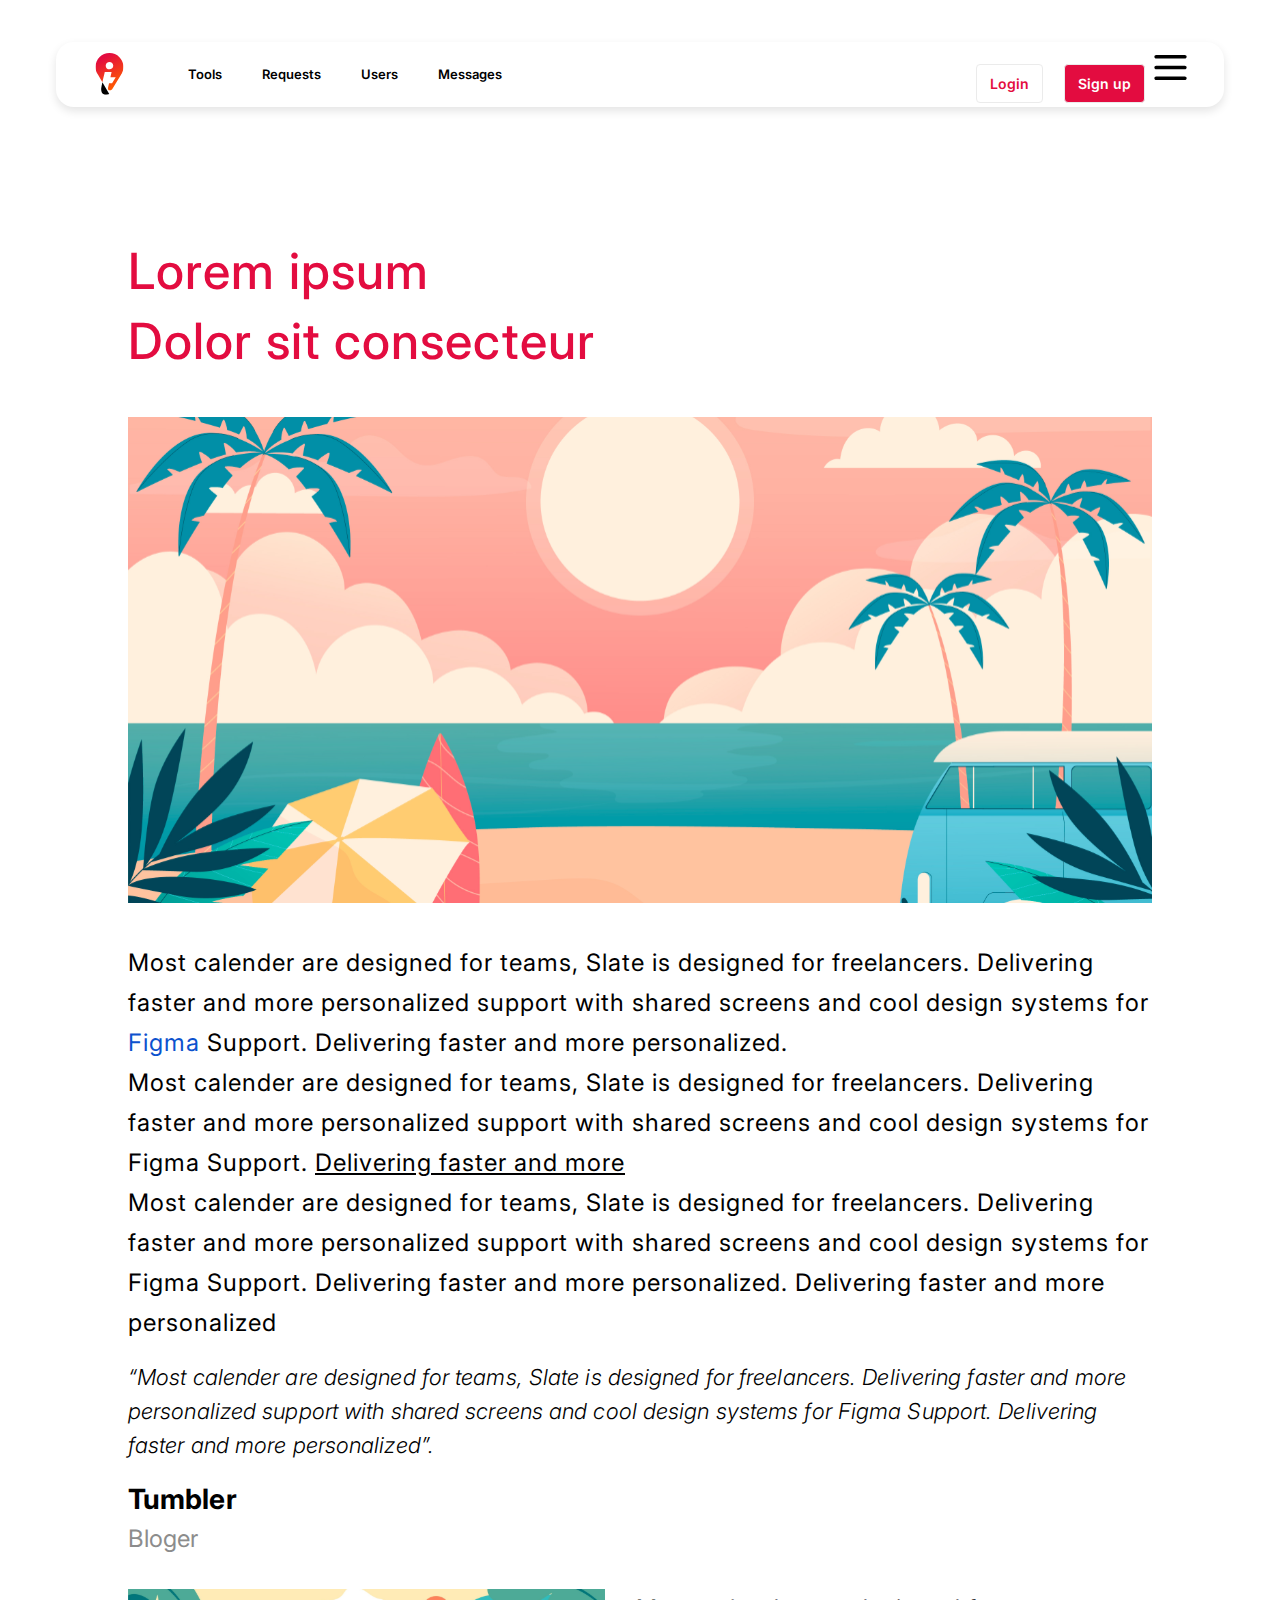
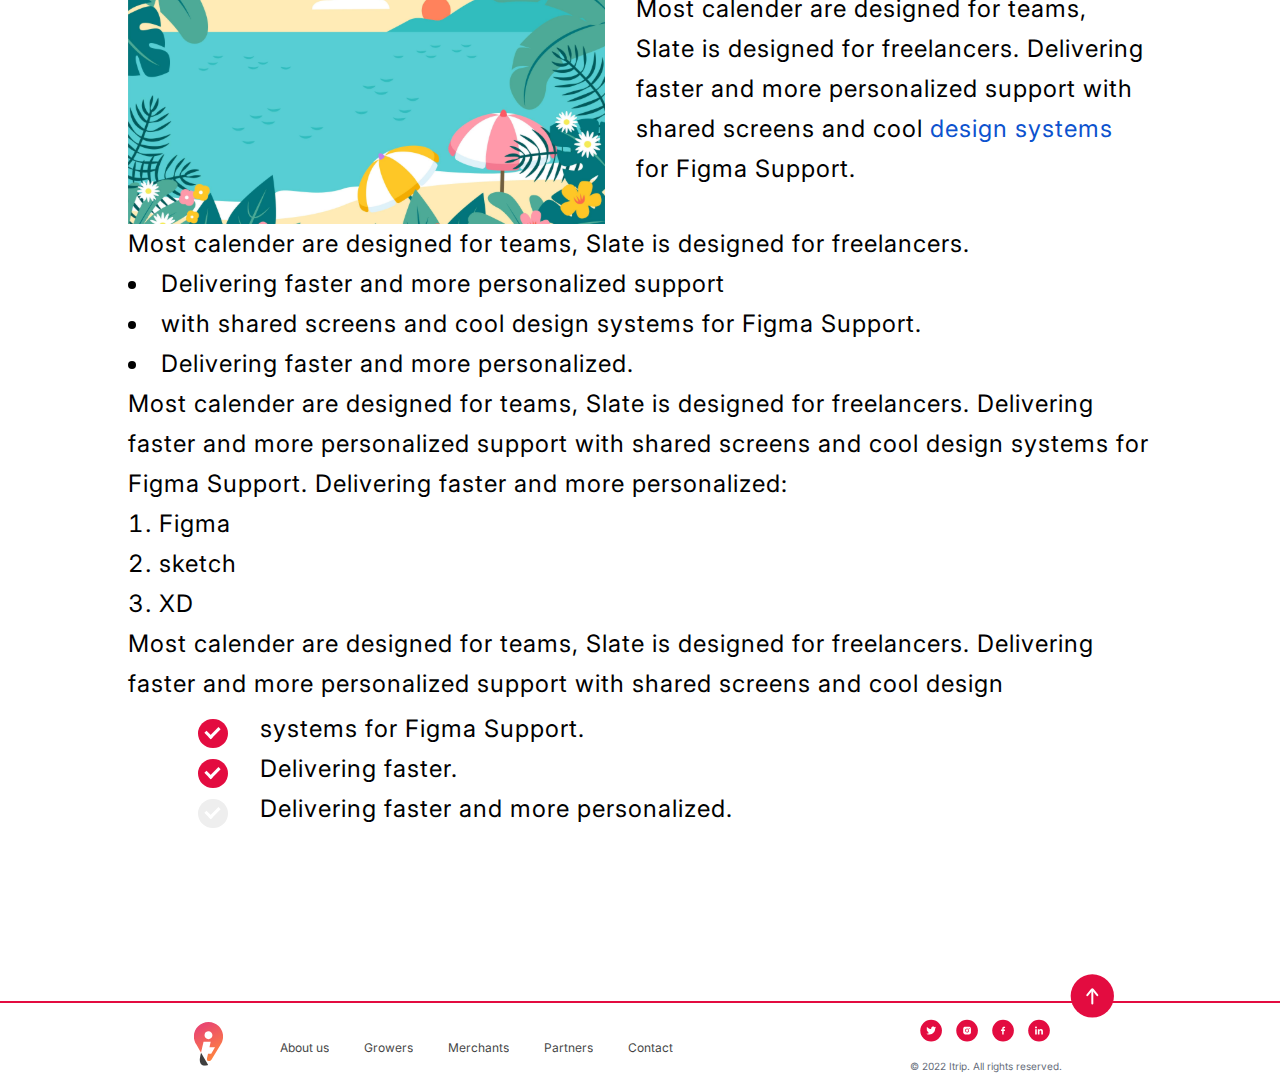
<file: index.html>
﻿<!DOCTYPE html>
<html lang="en">

<head>
    <meta charset="utf-8">
    <title></title>
    <link rel="stylesheet" href="assets/styles/global.css">
    <link rel="stylesheet" href="assets/styles/navBar.css">
    <link rel="stylesheet" href="assets/styles/index.css">
    <link rel="stylesheet" href="assets/styles/footer.css">

    <nav class="nav-bar">
        <ul>
            <div style="margin: 3px 17px 0 0"> <img alt="#" src="assets/images/NavIcon.svg"></div>


            <li><a href="#">Tools</a></li>
            <li><a href="#">Requests</a></li>
            <li><a href="#">Users</a></li>
            <li><a href="#">Messages</a></li>
        </ul>

        <div class="nav-menu">
            <button style="color: #E30C40 ; background: #FFFFFF;">
                Login
            </button>
            <button style="color: #FFFFFF; background: #E30C40;">
                Sign up
            </button>
            <img alt="#" src="assets/images/menu.svg" />
        </div>
    </nav>
</head>

<main>
    <h1>Lorem ipsum <br />
        Dolor sit consecteur</h1>
    <img style="margin-bottom: 36px; width: 100%;" alt="#" src="assets/images/FirstMain.svg">
    <p>Most calender are designed for teams, Slate is designed for freelancers. Delivering faster and more personalized
        support with shared screens and cool design systems for <a>Figma</a> Support. Delivering faster and more
        personalized.
    </p>
    <p>
        Most calender are designed for teams, Slate is designed for freelancers. Delivering faster and more personalized
        support with shared screens and cool design systems for Figma Support. <span>Delivering faster and more</span>
    </p>
    <p>
        Most calender are designed for teams, Slate is designed for freelancers. Delivering faster and more personalized
        support with shared screens and cool design systems for Figma Support. Delivering faster and more personalized.
        Delivering faster and more personalized
    </p>
    <div style="margin: 17px 0">
        <i>
            “Most calender are designed for teams, Slate is designed for freelancers. Delivering faster and more
            personalized support with shared screens and cool design systems for Figma Support. Delivering faster and
            more
            personalized”.
        </i>
    </div>
    <h2>
        Tumbler
    </h2>
    <h3>
        Bloger
    </h3>
    <div class="Bloger">
        <img alt="#" src="assets/images/SecondMain.svg">
        <p>
            Most calender are designed for teams, Slate is designed for freelancers. Delivering faster and more
            personalized support with shared screens and cool
            <a href="/">design systems</a> for Figma Support.
        </p>
    </div>
    <p>
        Most calender are designed for teams, Slate is designed for freelancers. </p>
    <ul style="list-style: inside ;">
        <li>Delivering faster and more personalized support</li>
        <li>with shared screens and cool design systems for Figma Support.</li>
        <li>Delivering faster and more personalized.</li>
    </ul>
    <P> Most calender are designed for teams, Slate is designed for freelancers. Delivering faster and more personalized
        support with shared screens and cool design systems for Figma Support. Delivering faster and more personalized:
    </P>

    <ol style="list-style: inside decimal;">

        <li>Figma</li>
        <li>sketch</li>
        <li>XD</li>
    </ol>
    <p>
        Most calender are designed for teams, Slate is designed for freelancers. Delivering faster and more personalized
        support with shared screens and cool design
    <div class="check-container">
        <label>
            <input type="checkbox" style="appearance: none;" checked="checked">
            <span class="checkmark"></span>
            <span style="position:absolute; bottom:10px; left: 6.5%; text-decoration: none;">systems for Figma
                Support.</span>
        </label>
        <label>
            <input type="checkbox" style="appearance: none;" checked="checked">
            <span class="checkmark"></span>
            <span style="position:absolute; bottom:10px; left: 6.5%; text-decoration: none;">Delivering
                faster.</span>
        </label>
        <label>
            <input type="checkbox" style="appearance: none;">
            <span class="checkmark"></span>
            <span style="position:absolute; bottom:10px; left: 6.5%; text-decoration: none;">Delivering faster and
                more
                personalized.</span>
        </label>
    </div>
    </p>

</main>
<footer>
    <div>
        <hr />
        <a href="#"> <img class="arrow" alt="#" src="assets/images/footer/arrow.svg"></a>
    </div>
    <div class="footer-menu">
        <ul class="left-list">
            <li style="margin: 0 14px 0 0">
                <a href="#"><img width="45px" alt="#" src="assets/images/NavIcon.svg" /></a>
            </li>


            <li><a href="#">About us</a></li>
            <li><a href="#">Growers</a></li>
            <li><a href="#">Merchants</a></li>
            <li><a href="#">Partners</a></li>
            <li><a href="#">Contact</a></li>
        </ul>
        <div>
            <div>
                <ul class="right-list">
                    <li style="display:inline-block ;"><a href="#"><img alt="#"
                                src="assets/images/footer/twitter.svg" /></a></li>
                    <li style="display:inline-block ;"><a href="#"><img alt="#"
                                src="assets/images/footer/instagram.svg" /> </a></li>
                    <li style="display:inline-block ;"><a href="#"><img alt="#"
                                src="assets/images/footer/facebook.svg" /></a></li>
                    <li style="display:inline-block ;"><a href="#"><img alt="#"
                                src="assets/images/footer/linkedin.svg" /></a></li>
                </ul>
                <div class="copyrights">
                    © 2022 Itrip. All rights reserved.
                </div>
            </div>
        </div>
    </div>

</footer>

</html>
</file>
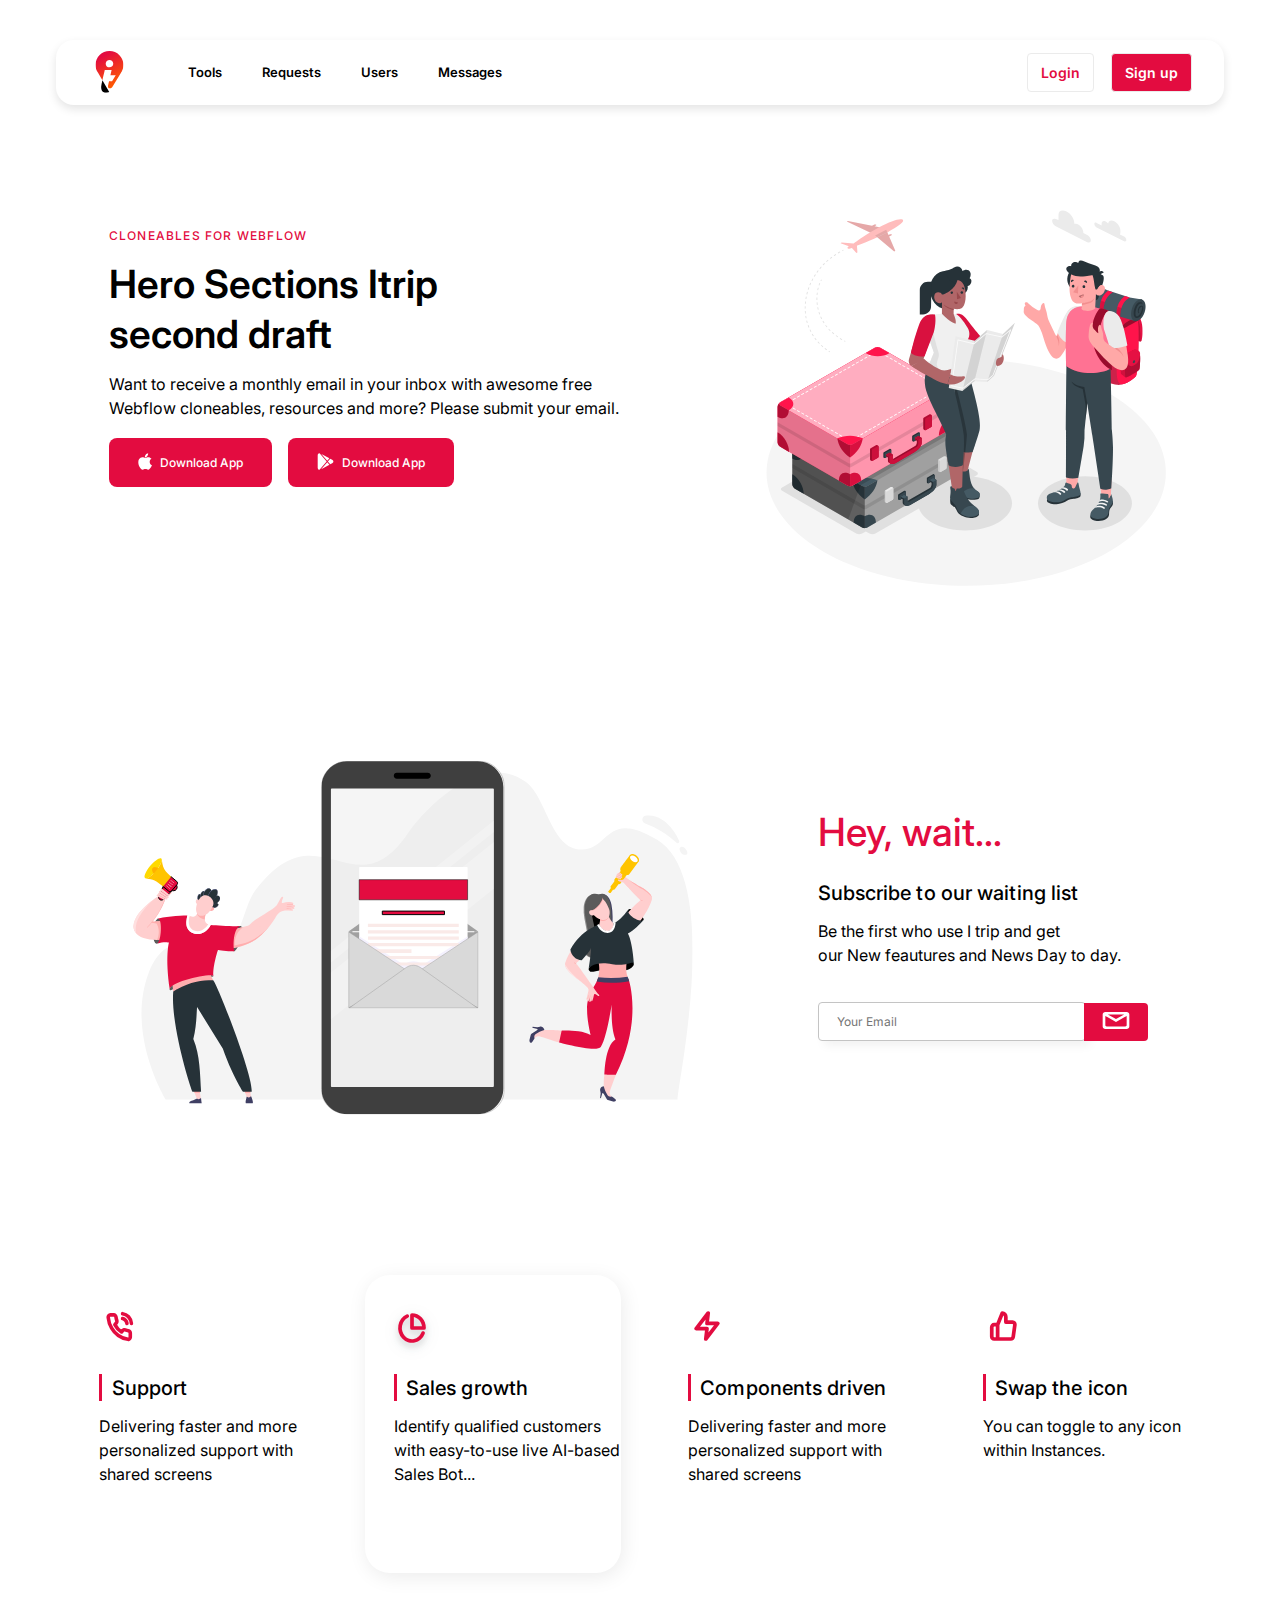
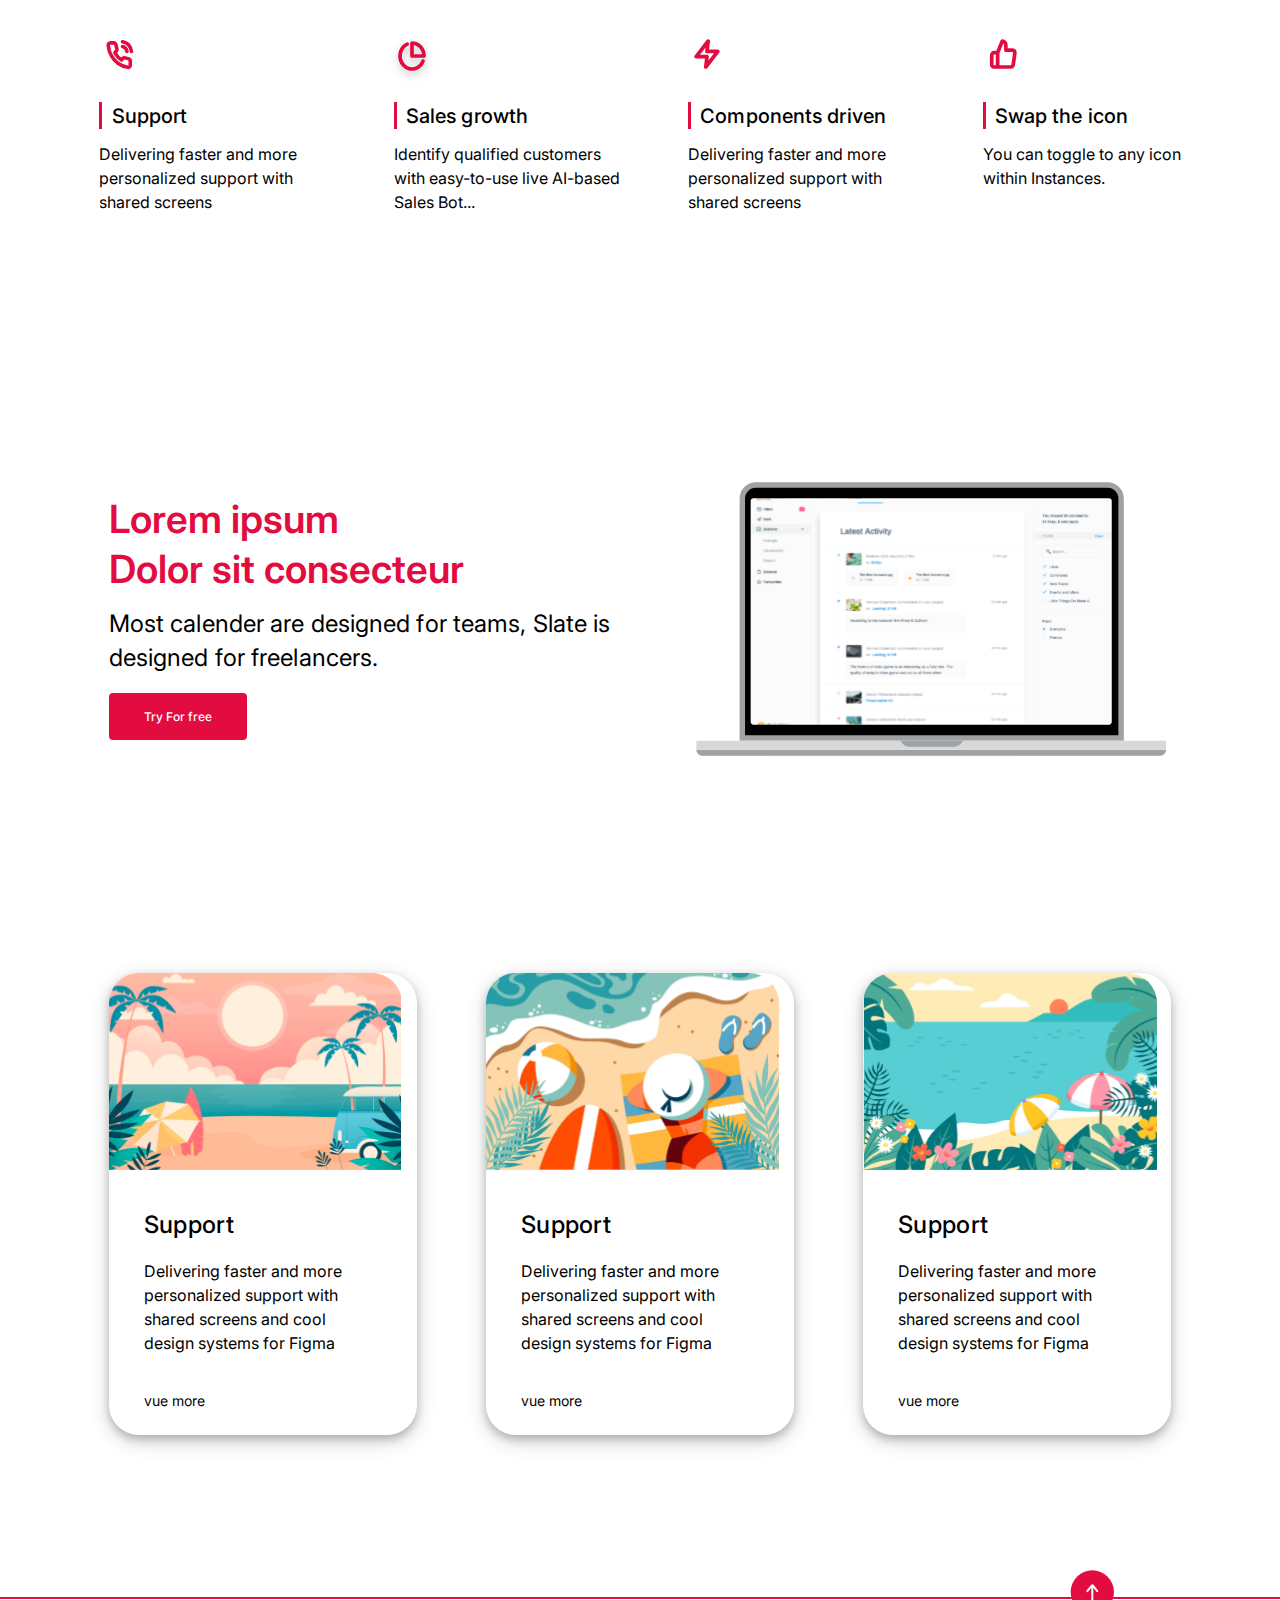
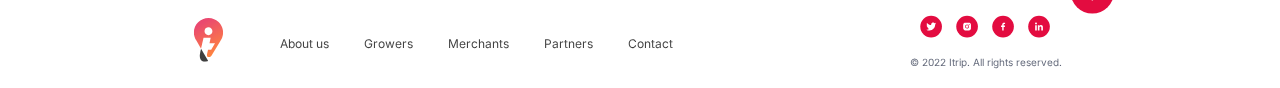
<file: landing.html>
﻿<!DOCTYPE html>
<html lang="en">

<head>
    <meta charset="utf-8">
    <title></title>
    <link rel="stylesheet" href="assets/styles/global.css">
    <link rel="stylesheet" href="assets/styles/navBarLanding.css">
    <link rel="stylesheet" href="assets/styles/landing.css">
    <link rel="stylesheet" href="assets/styles/footer.css">

    <nav class="nav-bar">
        <ul>
            <div class="main-logo" style="margin: 3px 17px 0 0"> <img alt="#" src="assets/images/NavIcon.svg"></div>
            <div class="tablet-menu" style="margin: 3px 17px 0 0"> <img alt="#" src="assets/images/menu.svg"></div>


            <li><a href="#">Tools</a></li>
            <li><a href="#">Requests</a></li>
            <li><a href="#">Users</a></li>
            <li><a href="#">Messages</a></li>
        </ul>

        <div class="nav-menu">
            <button style="color: #E30C40 ; background: #FFFFFF;">
                Login
            </button>
            <button style="color: #FFFFFF; background: #E30C40;">
                Sign up
            </button>
            <img alt="#" src="assets/images/landing/avatar.svg" />
        </div>
    </nav>
</head>

<main>
    <div class="first-section">
        <div class="text-part">
            <h6>Cloneables FOR WEBFLOW</h6>
            <h1>Hero Sections Itrip <br />
                second draft</h1>
            <p>Want to receive a monthly
                email in your inbox with awesome free Webflow cloneables, resources and more?
                Please submit your email.</p>
            <div class="button-container">
                <button>
                    <img src="assets/images/landing/apple.svg" />
                    <div>Download App</div>
                </button>
                <button>
                    <img src=" assets/images/landing/google-play.svg" />
                    <div ">Download App</div>
                </button>
            </div>
        </div>
    
        <div class=" img-part">
                        <img src="assets/images/landing/first-section.svg" />
                    </div>
            </div>


            <div class="second-section">

                <div class="img-part"></div>
                <div class="text-part">
                    <div>
                        <h2>Hey, wait... </h2>
                        <h5>Subscribe to our waiting list</h5>
                        <p>Be the first who use I trip and get <br />
                            our New feautures and News Day to day.</p>
                        <form>
                            <input type="text" placeholder="Your Email">
                            <!-- <input value="✉︎" type="submit"> -->
                            <button>
                                <img src="assets/images/landing/email.svg" />
                            </button>
                        </form>
                    </div>
                </div>
            </div>


            <div class="third-section">
                <div class="grid-item grid-item-1">
                    <img src="assets/images/landing/third-section/phone.svg" />
                    <div class="vertical-line"></div>
                    <h5>&nbsp;Support</h5>
                    <p>Delivering faster and more personalized support with shared screens </p>
                </div>
                <div class="grid-item grid-item-2">
                    <img class="pie-chart" src="assets/images/landing/third-section/pie-chart.svg" />
                    <div class="vertical-line"></div>
                    <h5>&nbsp;Sales growth</h5>
                    <p>Identify qualified customers with easy-to-use live AI-based Sales Bot...</p>
                </div>
                <div class="grid-item grid-item-3">
                    <img src="assets/images/landing/third-section/energy.svg" />
                    <div class="vertical-line"></div>
                    <h5>&nbsp;Components driven</h5>
                    <p>Delivering faster and more personalized support with shared screens</p>
                </div>
                <div class="grid-item grid-item-4">
                    <img src="assets/images/landing/third-section/thumb.svg" />
                    <div class="vertical-line"></div>
                    <h5>&nbsp;Swap the icon</h5>
                    <p>You can toggle to any icon within Instances.</p>
                </div>
                <div class="grid-item grid-item-5">
                    <img src="assets/images/landing/third-section/phone.svg" />
                    <div class="vertical-line"></div>
                    <h5>&nbsp;Support</h5>
                    <p>Delivering faster and more personalized support with shared screens </p>
                </div>
                <div class="grid-item grid-item-6">
                    <img class="pie-chart" src="assets/images/landing/third-section/pie-chart.svg" />
                    <div class="vertical-line"></div>
                    <h5>&nbsp;Sales growth</h5>
                    <p>Identify qualified customers with easy-to-use live AI-based Sales Bot...</p>
                </div>
                <div class="grid-item grid-item-7">
                    <img src="assets/images/landing/third-section/energy.svg" />
                    <div class="vertical-line"></div>
                    <h5>&nbsp;Components driven</h5>
                    <p>Delivering faster and more personalized support with shared screens</p>
                </div>
                <div class="grid-item grid-item-8">
                    <img src="assets/images/landing/third-section/thumb.svg" />
                    <div class="vertical-line"></div>
                    <h5>&nbsp;Swap the icon</h5>
                    <p>You can toggle to any icon within Instances.</p>
                </div>
            </div>

            <div class="forth-section">
                <div class="text-part">
                    <h1>Lorem ipsum <br />
                        Dolor sit consecteur</h1>
                    <p>Most calender are designed for teams,
                        Slate is designed for freelancers.</p>
                    <div class="button-container">
                        <button>
                            <div ">Try For free</div>
                        </button>
                       
                    </div>
                </div>
            
                <div class=" img-part">
                                <img src="assets/images/landing/forth-section.svg" />
                            </div>
                    </div>

                    <div class="fifth-section">
                        <div class="thumbnail">
                            <img src="assets/images//landing/fifth-section-1.svg">
                            <h3> Support</h3>
                            <p>Delivering faster and more personalized support with shared screens and cool design
                                systems for Figma</p>
                            <div class="more">
                                vue more
                            </div>
                        </div>
                        <div class="thumbnail">
                            <img src="assets/images//landing/fifth-section-2.svg">
                            <h3> Support</h3>
                            <p>Delivering faster and more personalized support with shared screens and cool design
                                systems for Figma</p>
                            <div class="more">
                                vue more
                            </div>
                        </div>
                        <div class="thumbnail">
                            <img src="assets/images//landing/fifth-section-3.svg">
                            <h3> Support</h3>
                            <p>Delivering faster and more personalized support with shared screens and cool design
                                systems for Figma</p>
                            <div class="more">
                                vue more
                            </div>
                        </div>

                    </div>
</main>
<footer>
    <div>
        <hr />
        <a href="#"> <img class="arrow" alt="#" src="assets/images/footer/arrow.svg"></a>
    </div>
    <div class="footer-menu">
        <ul class="left-list">
            <li style="margin: 0 14px 0 0">
                <a href="#"><img width="45px" alt="#" src="assets/images/NavIcon.svg" /></a>
            </li>


            <li><a href="#">About us</a></li>
            <li><a href="#">Growers</a></li>
            <li><a href="#">Merchants</a></li>
            <li><a href="#">Partners</a></li>
            <li><a href="#">Contact</a></li>
        </ul>
        <div>
            <div>
                <ul class="right-list">
                    <li style="display:inline-block ;"><a href="#"><img alt="#"
                                src="assets/images/footer/twitter.svg" /></a></li>
                    <li style="display:inline-block ;"><a href="#"><img alt="#"
                                src="assets/images/footer/instagram.svg" /> </a></li>
                    <li style="display:inline-block ;"><a href="#"><img alt="#"
                                src="assets/images/footer/facebook.svg" /></a></li>
                    <li style="display:inline-block ;"><a href="#"><img alt="#"
                                src="assets/images/footer/linkedin.svg" /></a></li>
                </ul>
                <div class="copyrights">
                    © 2022 Itrip. All rights reserved.
                </div>
            </div>
        </div>
    </div>

</footer>

</html>
</file>
<file: assets/styles/global.css>
@import url('https://fonts.googleapis.com/css2?family=Inter:wght@300;500;600&display=swap');

* {
    margin: 0;
    padding: 0;
    font-family: 'Inter', sans-serif;
    text-decoration: none;
}

a {
    color: black;
}

a:hover {
    color: #E30C40;
    cursor: pointer
}


/* @media (max-width: 1080px) {

} */
</file>
<file: assets/styles/navBar.css>
.nav-bar {
    height: 65px;
    margin: 42px 4.4vw 0 4.4vw;
    height: 33px;

    box-shadow: 0px 4px 10px rgba(0, 0, 0, 0.11);
    border-radius: 18px;

    display: flex;
    justify-content: space-between;
    align-items: center;
    padding: 16px 32px;

}

.nav-bar img {
    width: 43px;

}

.nav-bar ul {
    display: flex;
    align-items: center;
}

.nav-bar li {
    display: inline-block;
    margin-left: 40px;
    font-family: 'Inter', sans-serif;
    font-weight: 600;
    font-size: 13px;
    line-height: 11px;
}

.right-menu {
    display: inline-flex;
}

.right-menu img {
    display: none;
    margin-left: 30px;
}

.nav-bar button {
    background-color: transparent;
    border: 1px solid #EBEBEB;
    border-radius: 4px;
    padding: 13px;
    font-weight: 600;
    font-size: 14px;
    line-height: 11px;
    margin-left: 17px;
}




@media (max-width: 1080px) {
    .nav-bar li {
        display: none;
    }

    .right-menu img {
        display: block
    }
}
</file>
<file: assets/styles/index.css>
﻿

main {
    margin: 129px 10vw 162px 10vw;
}

main h1 {
    font-weight: 500;
    font-size: 50px;
    line-height: 70px;
    /* or 140% */

    letter-spacing: 1.1px;

    color: #E30C40;
    margin-bottom: 41px;
}

main p {
    font-family: 'Inter';
    font-weight: 400;
    font-size: 24px;
    line-height: 40px;
    /* or 167% */

    letter-spacing: 1px;

}

main li {
    font-family: 'Inter';
    font-weight: 400;
    font-size: 24px;
    line-height: 40px;
    /* or 167% */
    letter-spacing: 1px;

}



main span {
    text-decoration: underline;
}

main i {
    font-family: 'Inter';
    font-weight: 300;
    font-size: 22px;
    line-height: 34px;
    /* or 155% */
    letter-spacing: 0.1px;
}

main a {
    color: #0C52CE;
}

main h2 {
    font-size: 28px;
    line-height: 40px;
    /* identical to box height, or 143% */

    letter-spacing: 0.1px;
}

main h3 {
    font-family: 'Inter';
    font-weight: 400;
    font-size: 24px;
    line-height: 40px;
    /* identical to box height, or 167% */

    letter-spacing: 0.1px;

    color: #8C8C8C;

}

.Bloger {
    margin-top: 30px;
    display: flex;
    flex-direction: row;

}

.Bloger img {
    flex: 48%
}

.Bloger p {
    flex: 52%;
    margin-left: 3%;
    margin-bottom: 23px;
}


.check-container {
    margin-left: 5.5vw;
    margin-top: 15px;
    line-height: 40px;

}

.check-container span {
    font-weight: 400;
    font-size: 24px;
    line-height: 40px;
    /* or 167% */

    letter-spacing: 1px;
    text-decoration: non;

}

/* The check-container */
.check-container label {
    display: block;
    position: relative;
    padding-left: 35px;
    cursor: pointer;
    font-size: 22px;
    user-select: none;
}


/* Create a custom checkbox */
.checkmark {
    position: absolute;
    top: 0;
    left: 0;
    height: 29px;
    width: 29.5px;
    background-color: #eee;
    border-radius: 50%;

}


/* When the checkbox is checked, add a red background */
.check-container input:checked~.checkmark {
    background-color: #E30C40;
}

.checkmark:after {
    content: "";
    position: absolute;
}



/* Style the checkmark/indicator */
.check-container .checkmark:after {
    left: 10px;
    top: 5px;
    width: 6px;
    height: 11px;
    border: solid white;
    border-width: 0 3px 3px 0;
    /* border-radius: 100% 0% 0% 100%; */
    transform: rotate(45deg);
}

@media (max-width: 1080px) {
    .Bloger {
        flex-direction: column;
    }

    .Bloger img {
        width: 55vw;
        transform: translate(-50%);
        margin-left: 50%;
    }

    .Bloger p {
        margin-left: 0%;
        margin-top: 30px;
    }

}
</file>
<file: assets/styles/footer.css>
footer {
    position: relative;
}

.footer-menu {
    display: flex;
    flex-direction: row;
    justify-content: space-between;
    align-items: center;

    height: 89px
}



footer hr {
    margin-top: 49px;
    border: 1px solid #E30C40;

}

.arrow {
    position: absolute;
    right: 13%;
    top: -27px;
    background-color: transparent;
    z-index: 1;
    cursor: pointer;
}

.left-list {
    display: flex;
    align-items: center;
    margin-left: 14.5vw;
    list-style: none
}

.left-list li {
    margin-left: 35px;
    font-family: 'Inter';
    font-style: normal;
    font-weight: 400;
    font-size: 12px;
    line-height: 20px;
    /* or 167% */
    color: #000000;
    opacity: 0.75;

}

.right-list {
    margin-right: 18vw;
}

.right-list li {
    margin-left: 10px;
}

.copyrights {
    margin-top: 10px;
    font-family: 'Inter';
    font-style: normal;
    font-weight: 400;
    font-size: 10px;
    line-height: 20px;

    color: #0A142F;

    opacity: 0.65;
}

/* @media (max-width: 1080px) {


} */
</file>
<file: assets/styles/navBarLanding.css>
.nav-bar {
    margin: 40px 4.4vw 0 4.4vw;
    height: 33px;

    box-shadow: 0px 4px 10px rgba(0, 0, 0, 0.11);
    border-radius: 18px;

    display: flex;
    justify-content: space-between;
    align-items: center;
    padding: 16px 32px;

}

.nav-bar img {
    width: 43px;

}

.tablet-menu {
    display: none
}

.nav-bar ul {
    display: flex;
    align-items: center;
}

.nav-bar li {
    display: inline-block;
    margin-left: 40px;
    font-family: 'Inter', sans-serif;
    font-weight: 600;
    font-size: 13px;
    line-height: 11px;
}

.nav-menu {
    display: inline-flex;
}

.nav-menu img {
    display: none;
    margin-right: 10px;
    width: 62px;
}

.nav-bar button {
    background-color: transparent;
    border: 1px solid #EBEBEB;
    border-radius: 4px;
    padding: 13px;
    font-weight: 600;
    font-size: 14px;
    line-height: 11px;
    margin-left: 17px;
}




@media (max-width: 1080px) {
    .nav-bar li {
        display: none;
    }

    .main-logo {
        display: none;

    }

    .nav-menu button {
        display: none;
    }

    .nav-menu img {
        display: block;
    }

    .tablet-menu {
        display: block
    }

    .nav-bar {
        margin: 55px 6.6vw 0 6.6vw;
        height: 49px;

    }

}
</file>
<file: assets/styles/landing.css>
main {
    margin: 121px 8.5vw 162px 8.5vw;
}


main h6 {
    font-weight: 500;
    font-size: 12px;
    line-height: 20px;
    /* or 167% */

    letter-spacing: 0.1em;
    text-transform: uppercase;
    color: #E30C40;
}

main h1 {
    margin-top: 13px;

    font-weight: 600;
    font-size: 39px;
    line-height: 50px;
}

main h2 {
    font-weight: 500;
    font-size: 39px;
    line-height: 47px;
    color: #E30C40;
}

main h3 {
    font-family: 'Inter';
    font-style: normal;
    font-weight: 500;
    font-size: 24px;
    line-height: 43px;

    letter-spacing: 0.298485px;
}

main h5 {
    font-weight: 500;
    font-size: 20px;
    line-height: 26px;
    /* or 130% */

    letter-spacing: 0.1px;
}

main p {
    margin-top: 13px;
    font-weight: 400;
    font-size: 16px;
    line-height: 24px;
}

.first-section {
    margin-top: 30px;
    display: flex;
    flex-direction: row;

}

.first-section .text-part {
    margin-bottom: 23px;
    flex: 52%;

}


.first-section .img-part {
    margin-top: -40px;
    flex: 48%;

}

.first-section .img-part img {
    float: right;

}

.first-section button {
    margin-top: 18px;
    background: #E30C40;
    border-radius: 8px;
    padding: 17px 29px;
    border: none;
    font-weight: 500;
    font-size: 12px;
    line-height: 13px;
    display: inline-flex;
    align-items: center;
    color: #FFFFFF;
    margin-right: 12px;
}

.first-section button img {
    margin-top: -2px;
    background: transparent;
    padding-right: 8px;
}


.second-section {
    margin-top: 160px;
    display: flex;
    flex-direction: row;

}

.second-section .text-part {
    flex: 43%;
    margin-left: 100px;
    margin-top: 52px;
}


.second-section .img-part {
    flex: 74%;
    background: url(../images/landing/second-section-two.svg),
        url(../images/landing/second-section-one.svg);
    width: 100%;
    background-repeat: no-repeat;
    background-position: center, center;
    padding-bottom: 363px;
}

.second-section h5 {
    margin-top: 25px;
}



.second-section input[type="text"] {
    margin-top: 35px;
    border: 1px solid #C4C4C4;
    box-shadow: 5px 5px 10px rgba(0, 0, 0, 0.05);
    border-radius: 4px;
    width: 18vw;
    font-size: 12px;
    padding: 11px 18px;
}

.second-section form button {
    position: relative;
    background-color: #E30C40;
    margin-top: 10px;
    border-radius: 0px 4px 4px 0px;
    border: none;
    width: 5vw;
    height: 38px;
    top: 2.8px;
    left: -6px;
    cursor: pointer
}

.second-section form button img {
    width: 28px
}


.third-section {
    margin-top: 156px;
    margin-left: -3vw;
    display: grid;
    grid-template-columns: 20vw 20vw 20vw 20vw;
    grid-auto-rows: 298px;
    grid-row-gap: 30px;
    grid-column-gap: 3vw;
}

.third-section .grid-item {
    border-radius: 25px;
    position: relative;
    cursor: pointer;

}

.third-section .grid-item-2 {
    box-shadow: 2px 4px 20px rgba(0, 0, 0, 0.08);
}

.third-section img {
    margin-top: 35.6px;
    margin-left: 35.3px;
    display: block;
    position: absolute;
}

.third-section .pie-chart {
    margin-top: 26px;
    margin-left: 17px;
    display: block
}

.third-section .vertical-line {
    margin-top: 20px;
    margin-left: 29px;
    height: 27px;
    border-left: 3px solid #E30C40;
    display: inline-block;
    position: relative;
    top: 6px;
}

.third-section h5 {
    display: inline-block;
    margin-top: 100px;
}

.third-section p {
    margin-left: 29px;
}


.forth-section {
    margin-top: 180px;
    display: flex;
    flex-direction: row;
    position: relative;
}

.forth-section h1 {
    color: #E30C40
}

.forth-section p {
    font-weight: 400;
    font-size: 24px;
    line-height: 34px;
    /* or 142% */

    letter-spacing: 0.1px;
}

.forth-section .text-part {
    margin-bottom: 23px;
    flex: 52%;

}


.forth-section .img-part {
    margin-top: -40px;
    flex: 48%;

}

.forth-section .img-part img {
    width: 480px;
    margin-left: 40px;
    margin-top: 33px;

}

.forth-section button {
    margin-top: 18px;
    background: #E30C40;
    border-radius: 4px;
    padding: 17px 35px;
    border: none;
    font-weight: 500;
    font-size: 12px;
    line-height: 13px;
    display: inline-flex;
    align-items: center;
    color: #FFFFFF;
    margin-right: 12px;
}

.fifth-section {
    margin-top: 200px;
    display: flex;
    justify-content: space-between;

}

.fifth-section .thumbnail {
    width: 29%;
    height: 462.44px;
    box-shadow: 0 4px 8px 0 rgba(0, 0, 0, 0.2), 0 6px 20px 0 rgba(0, 0, 0, 0.19);
    border-radius: 30px;

}

.fifth-section .thumbnail img {
    border-radius: 30px 30px 0 0;
    max-width: 100%;
    margin: auto;
    object-fit: contain;
}

.fifth-section h3 {
    margin-left: 35px;
    margin-top: 28.5px;
}

.fifth-section p {
    margin-left: 35px;
    width: 70%;
}

.fifth-section .more {
    margin-left: 35px;
    font-family: 'Inter';
    font-style: normal;
    font-weight: 400;
    font-size: 14px;
    line-height: 32px;
    margin-top: 30px;
}

.fifth-section .more :hover {
    color: #E30C40;
}

@media (max-width: 1180px) {
    .third-section {
        margin-top: 160px;
        grid-template-columns: 27.5vw 27.5vw 27.5vw;
        grid-auto-rows: 358px;
        grid-row-gap: 40px;
    }

    .third-section p {
        width: 75%
    }
}

@media (max-width: 1080px) {
    main {
        margin: 85px 14.2vw 162px 14.2vw;
    }




    main h6 {
        font-size: 15px;
    }

    main h5 {
        font-size: 26px;
    }

    main h2 {
        font-size: 51px;
    }

    main h1 {

        font-size: 50px;
        line-height: 60px;
    }

    main p {
        font-size: 21px;
        line-height: 30px;
        margin-top: 30px;
    }

    .first-section {
        flex-direction: column;
    }

    .first-section .button-container {
        width: 100%;
        text-align: center;
    }


    .first-section button {
        font-size: 20px;
        margin-right: 27px;
        padding: 33px 60px;
        margin-top: 50px;

    }

    .first-section button img {
        margin-top: -2px;
        padding-right: 20px;
        width: 23px
    }



    .first-section .img-part {
        margin-top: 0px;
        width: 100%;
        text-align: center;
    }

    .first-section .img-part img {
        float: none;
        width: 71.6vw;
    }

    .second-section {
        flex-direction: column-reverse;
    }

    .second-section .text-part {
        width: 100%;
        margin-left: 0;
        margin-bottom: 50px;
    }


    .second-section .img-part {
        width: 71.6vw;
        padding-bottom: 460px;
        background-size: contain;
    }

    .second-section br {
        display: none;
    }

    .second-section input[type="text"] {
        margin-top: 34px;
        border: 1px solid #C4C4C4;
        border-right: none;
        box-shadow: 5px 5px 10px rgba(0, 0, 0, 0.05);
        border-radius: 4px 0 0 4px;
        width: 58.5vw;
        font-size: 12px;
        padding: 17px 18px;
        margin-bottom: 45px;

    }

    .second-section form button {
        width: 8.5vw;
        height: 50px;
        top: 5px;
        left: -4px;
    }

    .second-section form button img {
        width: 35px
    }


    .third-section {
        margin-top: 160px;
        grid-template-columns: 38vw 38vw;
        grid-auto-rows: 458px;
        grid-row-gap: 40px;
    }

    .third-section img {
        margin-top: 56.6px;
        margin-left: 49.3px;
        width: 40px;
    }

    .third-section .pie-chart {
        margin-top: 36px;
        margin-left: 31px;
        width: 82px;

    }


    .third-section h5 {
        margin-top: 177px;
    }

    .third-section p {
        margin-left: 41px;
        width: 65%
    }

    .forth-section {
        flex-direction: column;
    }

    .forth-section .button-container {
        width: 100%;
        text-align: center;
    }


    .forth-section button {
        font-size: 18px;
        margin-right: 27px;
        padding: 25px 48px;
        margin-top: 50px;
        float: left;

    }


    .forth-section .img-part {
        margin-top: 0px;
        width: 100%;
        text-align: center;
    }

    .forth-section .img-part img {
        float: none;
        width: 66vw;
        margin-top: 23px;
    }

    .forth-section p {
        font-size: 34px;
        line-height: 50px;
        letter-spacing: 0.3px;
    }



}
</file>
